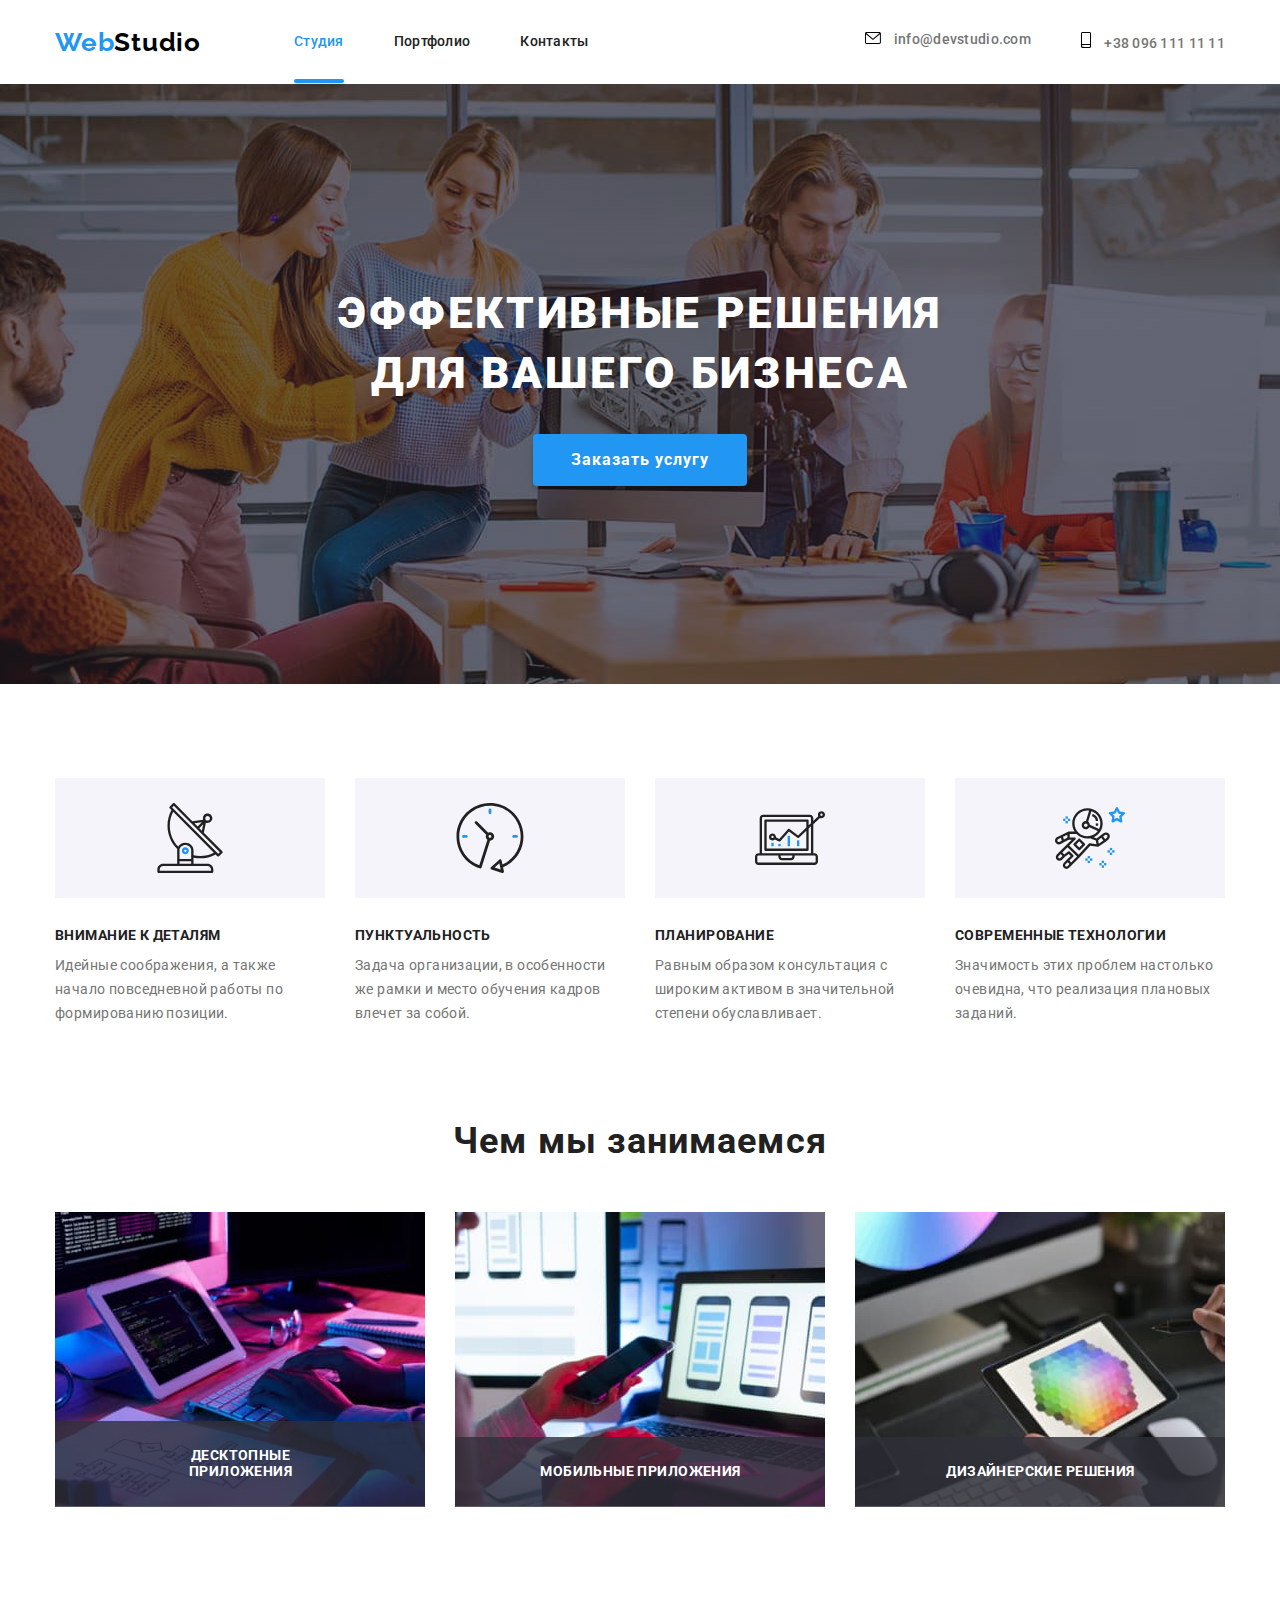
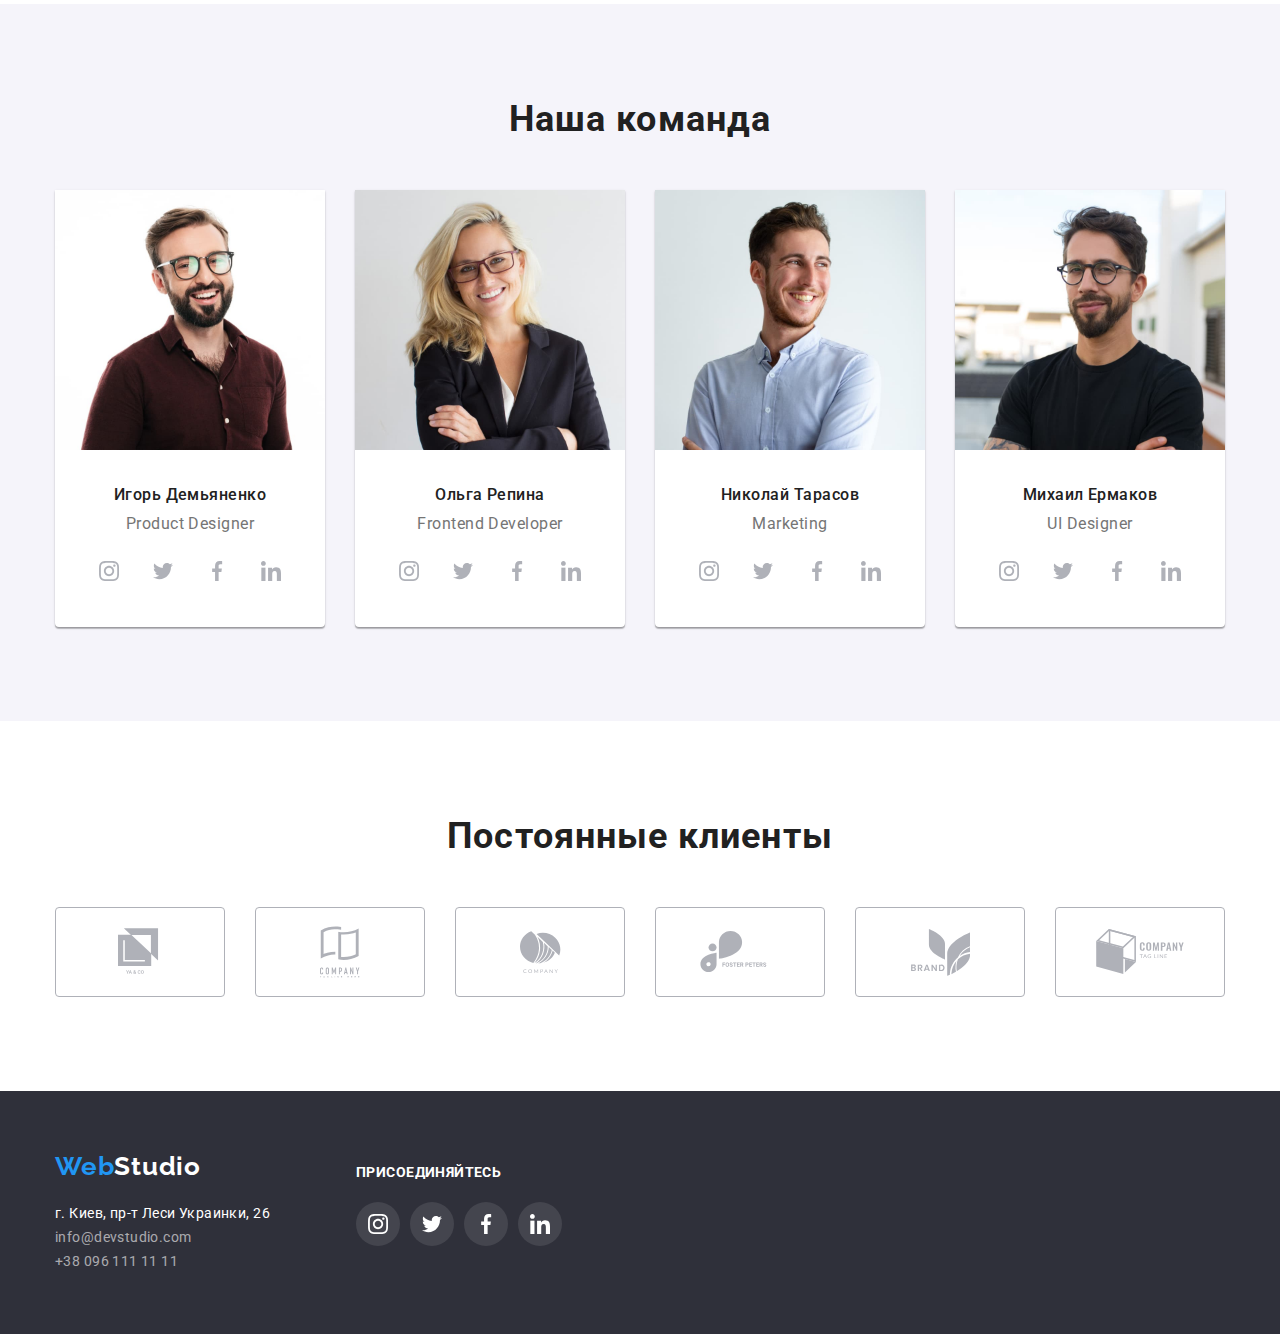
<file: index.html>
<!DOCTYPE html>
<html lang="ru">
  <head>
    <meta charset="UTF-8" />
    <meta name="viewport" content="width=device-width, initial-scale=1.0" />
    <title>Главная</title>
    <link rel="preconnect" href="https://fonts.gstatic.com" />
    <link
      href="https://fonts.googleapis.com/css2?family=Raleway:wght@700&family=Roboto:wght@400;500;700;900&display=swap"
      rel="stylesheet"
    />
    <link
      rel="stylesheet"
      href="https://cdnjs.cloudflare.com/ajax/libs/modern-normalize/1.0.0/modern-normalize.min.css"
    />
    <link rel="stylesheet" href="./css/styles.css" />
  </head>
  <body>
    <header>
      <div class="container header">
        <nav class="page-navi">
          <!-- логотип -->
          <a class="logo" href="./index.html"
            ><span class="logo-start">Web</span>Studio</a
          >

          <!-- Головна навігація -->

          <ul class="menu">
            <li class="item">
              <a class="page-nav-link current" href="./index.html">Студия</a>
            </li>
            <li class="item">
              <a class="page-nav-link" href="./portfolio.html">Портфолио</a>
            </li>
            <li class="item"><a class="page-nav-link" href="">Контакты</a></li>
          </ul>
        </nav>

        <ul class="contact">
          <li class="item">
            <a class="contact-link" href="mailto:info@devstudio.com"
              ><svg class="ico-cont" width="16" height="12">
                <use href="./images/icon.svg#envelope"></use>
              </svg>
              info@devstudio.com</a
            >
          </li>

          <li class="item">
            <a class="contact-link" href="tel:+380961111111"
              ><svg class="ico-cont" width="10" height="16">
                <use href="./images/icon.svg#smartphone"></use>
              </svg>
              +38 096 111 11 11</a
            >
          </li>
        </ul>
      </div>
    </header>

    <main>
      <!-- Основний текст сайту -->
      <section class="hero overlay">
        <div class="container">
          <h1 class="title">
            Эффективные решения<br />
            для вашего бизнеса
          </h1>

          <button class="hero-btn" type="button" data-modal-open>
            <span class="text">Заказать услугу</span>
          </button>
        </div>
      </section>

      <!-- Особливості вебстудії -->
      <section class="special">
        <div class="container">
          <ul class="list-special">
            <li class="item">
              <div class="spec-container">
                <svg class="icon">
                  <use href="./images/icon.svg#antenna"></use>
                </svg>
              </div>
              <h3 class="special-title">Внимание к деталям</h3>
              <p class="special-text">
                Идейные соображения, а также начало повседневной работы по
                формированию позиции.
              </p>
            </li>

            <li class="item">
              <div class="spec-container">
                <svg class="icon">
                  <use href="./images/icon.svg#clock"></use>
                </svg>
              </div>
              <h3 class="special-title">Пунктуальность</h3>
              <p class="special-text">
                Задача организации, в особенности же рамки и место обучения
                кадров влечет за собой.
              </p>
            </li>

            <li class="item">
              <div class="spec-container">
                <svg class="icon">
                  <use href="./images/icon.svg#diagram"></use>
                </svg>
              </div>
              <h3 class="special-title">Планирование</h3>
              <p class="special-text">
                Равным образом консультация с широким активом в значительной
                степени обуславливает.
              </p>
            </li>

            <li class="item">
              <div class="spec-container">
                <svg class="icon">
                  <use href="./images/icon.svg#astronaut"></use>
                </svg>
              </div>
              <h3 class="special-title">Современные технологии</h3>
              <p class="special-text">
                Значимость этих проблем настолько очевидна, что реализация
                плановых заданий.
              </p>
            </li>
          </ul>
        </div>
      </section>

      <!-- Чим ми займаємось -->
      <section class="doings">
        <div class="container">
          <h2 class="doings-title">Чем мы занимаемся</h2>

          <ul class="doing-list">
            <li class="item">
              <img
                src="./images/todo1.jpg"
                alt="Людина працює за компом"
                width="370"
              />
              <div class="thumb">
                <p class="label">Десктопные приложения</p>
              </div>
            </li>
            <li class="item">
              <img
                src="./images/todo2.jpg"
                alt="Людина з телефоном у руці за ноутом"
                width="370"
              />
              <div class="thumb">
                <p class="label">Мобильные приложения</p>
              </div>
            </li>
            <li class="item">
              <img
                src="./images/todo3.jpg"
                alt="Людина з планшетом у руці"
                width="370"
              />
              <div class="thumb">
                <p class="label">Дизайнерские решения</p>
              </div>
            </li>
          </ul>
        </div>
      </section>

      <!-- Наша команда  -->
      <section class="team">
        <div class="container">
          <h2 class="team-title">Наша команда</h2>

          <ul class="team-list">
            <li class="item">
              <img
                src="./images/igor.jpg"
                alt="фото чоловіка Игорь Демьяненко"
                width="270"
              />
              <h3 class="item-title">Игорь Демьяненко</h3>
              <p class="item-text">Product Designer</p>
              <div class="social-team">
                <ul class="social-list">
                  <li class="item-soc">
                    <a class="social-link" href="">
                      <svg class="social-icons">
                        <use href="./images/icon.svg#instagram1"></use>
                      </svg>
                    </a>
                  </li>
                  <li class="item-soc">
                    <a class="social-link" href="">
                      <svg class="social-icons">
                        <use href="./images/icon.svg#twitter1"></use>
                      </svg>
                    </a>
                  </li>
                  <li class="item-soc">
                    <a class="social-link" href="">
                      <svg class="social-icons">
                        <use href="./images/icon.svg#facebook1"></use>
                      </svg>
                    </a>
                  </li>
                  <li class="item-soc">
                    <a class="social-link" href="">
                      <svg class="social-icons">
                        <use href="./images/icon.svg#linkedin1"></use>
                      </svg>
                    </a>
                  </li>
                </ul>
              </div>
            </li>

            <li class="item">
              <img
                src="./images/olga.jpg"
                alt="фото жінки Ольга Репина"
                width="270"
              />
              <h3 class="item-title">Ольга Репина</h3>
              <p class="item-text">Frontend Developer</p>
              <div class="social-team">
                <ul class="social-list">
                  <li class="item-soc">
                    <a class="social-link" href="">
                      <svg class="social-icons">
                        <use href="./images/icon.svg#instagram1"></use>
                      </svg>
                    </a>
                  </li>
                  <li class="item-soc">
                    <a class="social-link" href="">
                      <svg class="social-icons">
                        <use href="./images/icon.svg#twitter1"></use>
                      </svg>
                    </a>
                  </li>
                  <li class="item-soc">
                    <a class="social-link" href="">
                      <svg class="social-icons">
                        <use href="./images/icon.svg#facebook1"></use>
                      </svg>
                    </a>
                  </li>
                  <li class="item-soc">
                    <a class="social-link" href="">
                      <svg class="social-icons">
                        <use href="./images/icon.svg#linkedin1"></use>
                      </svg>
                    </a>
                  </li>
                </ul>
              </div>
            </li>

            <li class="item">
              <img
                src="./images/nick.jpg"
                alt="фото чоловіка Николай Тарасов"
                width="270"
              />
              <h3 class="item-title">Николай Тарасов</h3>
              <p class="item-text">Marketing</p>
              <div class="social-team">
                <ul class="social-list">
                  <li class="item-soc">
                    <a class="social-link" href="">
                      <svg class="social-icons">
                        <use href="./images/icon.svg#instagram1"></use>
                      </svg>
                    </a>
                  </li>
                  <li class="item-soc">
                    <a class="social-link" href="">
                      <svg class="social-icons">
                        <use href="./images/icon.svg#twitter1"></use>
                      </svg>
                    </a>
                  </li>
                  <li class="item-soc">
                    <a class="social-link" href="">
                      <svg class="social-icons">
                        <use href="./images/icon.svg#facebook1"></use>
                      </svg>
                    </a>
                  </li>
                  <li class="item-soc">
                    <a class="social-link" href="">
                      <svg class="social-icons">
                        <use href="./images/icon.svg#linkedin1"></use>
                      </svg>
                    </a>
                  </li>
                </ul>
              </div>
            </li>

            <li class="item">
              <img
                src="./images/misha.jpg"
                alt="фото чоловіка Михаил Ермаков"
                width="270"
              />
              <h3 class="item-title">Михаил Ермаков</h3>
              <p class="item-text">UI Designer</p>
              <div class="social-team">
                <ul class="social-list">
                  <li class="item-soc">
                    <a class="social-link" href="">
                      <svg class="social-icons">
                        <use href="./images/icon.svg#instagram1"></use>
                      </svg>
                    </a>
                  </li>
                  <li class="item-soc">
                    <a class="social-link" href="">
                      <svg class="social-icons">
                        <use href="./images/icon.svg#twitter1"></use>
                      </svg>
                    </a>
                  </li>
                  <li class="item-soc">
                    <a class="social-link" href="">
                      <svg class="social-icons">
                        <use href="./images/icon.svg#facebook1"></use>
                      </svg>
                    </a>
                  </li>
                  <li class="item-soc">
                    <a class="social-link" href="">
                      <svg class="social-icons">
                        <use href="./images/icon.svg#linkedin1"></use>
                      </svg>
                    </a>
                  </li>
                </ul>
              </div>
            </li>
          </ul>
        </div>
      </section>

      <!-- Наші клієнти -->
      <section class="customers">
        <div class="container">
          <h2 class="customers-title">Постоянные клиенты</h2>

          <ul class="customers-list">
            <li class="item">
              <a class="link active" href="">
                <svg class="icons active" width="44.27" height="49.23">
                  <use href="./images/icon.svg#logo1"></use>
                </svg>
              </a>
            </li>
            <li class="item">
              <a class="link active" href="">
                <svg class="icons active" width="40" height="52">
                  <use href="./images/icon.svg#logo2"></use>
                </svg>
              </a>
            </li>
            <li class="item">
              <a class="link active" href="">
                <svg class="icons active" width="41" height="42.6">
                  <use href="./images/icon.svg#logo3"></use>
                </svg>
              </a>
            </li>
            <li class="item">
              <a class="link active" href="">
                <svg class="icons active" width="79.66" height="42.02">
                  <use href="./images/icon.svg#logo4"></use>
                </svg>
              </a>
            </li>
            <li class="item">
              <a class="link active" href="">
                <svg class="icons active" width="59" height="47">
                  <use href="./images/icon.svg#logo5"></use>
                </svg>
              </a>
            </li>
            <li class="item">
              <a class="link active" href="">
                <svg class="icons active" width="88.48" height="45.44">
                  <use href="./images/icon.svg#logo6"></use>
                </svg>
              </a>
            </li>
          </ul>
        </div>
      </section>
    </main>

    <!-- Підвал  -->
    <footer class="footer">
      <div class="container foot">
        <div class="foot-line">
          <div class="address-container">
            <a class="logo-footer" href=""
              ><span class="logo-start">Web</span>Studio</a
            >
            <address class="footer-address">
              <p>г. Киев, пр-т Леси Украинки, 26</p>
              <p>
                <a class="footer-address-link" href="mailto:info@devstudio.com"
                  >info@devstudio.com</a
                >
              </p>
              <p>
                <a class="footer-address-link" href="tel:+380961111111"
                  >+38 096 111 11 11</a
                >
              </p>
            </address>
          </div>

          <div class="social">
            <div class="social-span">
              <span class="social-title">присоединяйтесь</span>
            </div>
            <div class="ul-social">
              <ul class="social-list">
                <li class="item">
                  <a class="social-link" href="">
                    <svg class="social-icon">
                      <use href="./images/icon.svg#instagram1"></use>
                    </svg>
                  </a>
                </li>
                <li class="item">
                  <a class="social-link" href="">
                    <svg class="social-icon">
                      <use href="./images/icon.svg#twitter1"></use>
                    </svg>
                  </a>
                </li>
                <li class="item">
                  <a class="social-link" href="">
                    <svg class="social-icon">
                      <use href="./images/icon.svg#facebook1"></use>
                    </svg>
                  </a>
                </li>
                <li class="item">
                  <a class="social-link" href="">
                    <svg class="social-icon">
                      <use href="./images/icon.svg#linkedin1"></use>
                    </svg>
                  </a>
                </li>
              </ul>
            </div>
          </div>
        </div>
      </div>
    </footer>

    <!-- Модальне вікно -->
    <div class="backdrop is-hidden" data-modal>
      <div class="modal">
        <button class="modal-button" data-modal-close>✖</button>
      </div>
    </div>

    <script src="./js/modal.js"></script>
  </body>
</html>
</file>
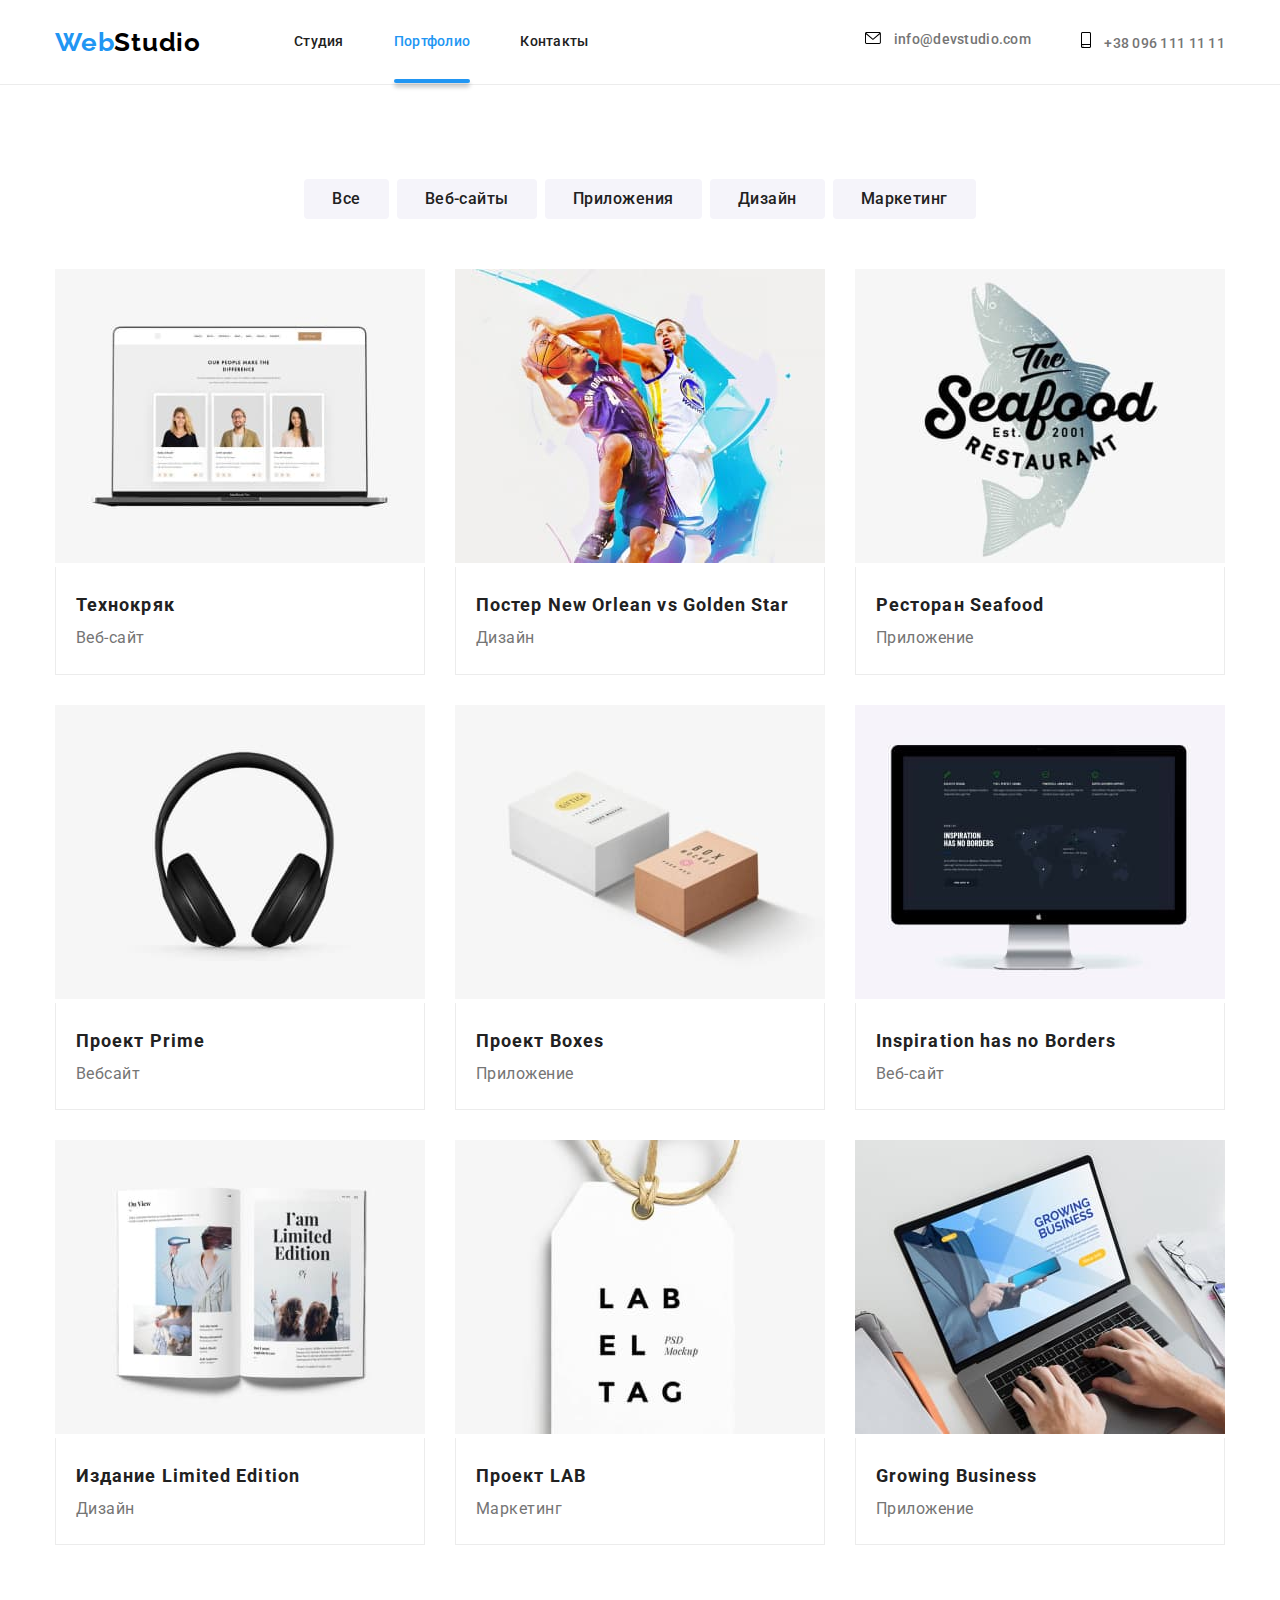
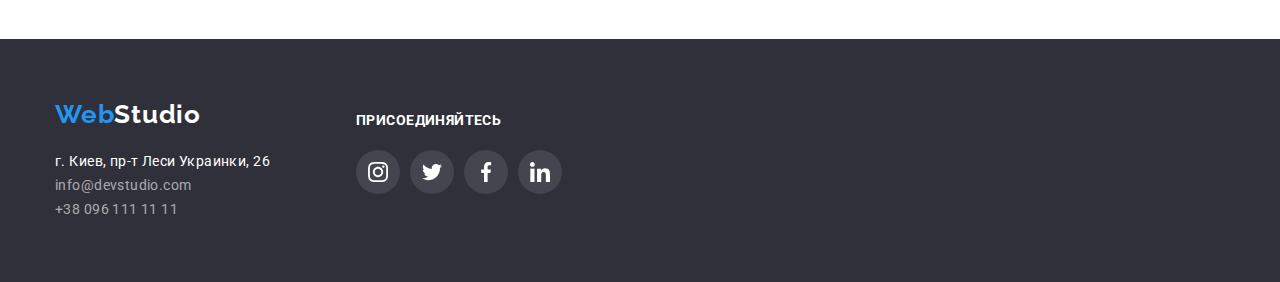
<file: portfolio.html>
<!DOCTYPE html>
<html lang="ru">
  <head>
    <meta charset="UTF-8" />
    <meta name="viewport" content="width=device-width, initial-scale=1.0" />
    <title>Портфолио</title>
    <link rel="preconnect" href="https://fonts.gstatic.com" />
    <link
      href="https://fonts.googleapis.com/css2?family=Raleway:wght@700&family=Roboto:wght@400;500;700;900&display=swap"
      rel="stylesheet"
    />
    <link
      rel="stylesheet"
      href="https://cdnjs.cloudflare.com/ajax/libs/modern-normalize/1.0.0/modern-normalize.min.css"
    />
    <link rel="stylesheet" href="./css/styles.css" />
  </head>
  <body class="page">
    <!-- хедер однаковий -->
    <header class="line">
      <div class="container header">
        <nav class="page-navi">
          <!-- логотип -->
          <a class="logo" href="./index.html"
            ><span class="logo-start">Web</span>Studio</a
          >

          <!-- Головна навігація -->

          <ul class="menu">
            <li class="item">
              <a class="page-nav-link" href="./index.html">Студия</a>
            </li>
            <li class="item">
              <a class="page-nav-link current" href="./portfolio.html"
                >Портфолио</a
              >
            </li>
            <li class="item"><a class="page-nav-link" href="">Контакты</a></li>
          </ul>
        </nav>

        <ul class="contact">
          <li class="item">
            <a class="contact-link" href="mailto:info@devstudio.com"
              ><svg class="ico-cont" width="16" height="12">
                <use href="./images/icon.svg#envelope"></use>
              </svg>
              info@devstudio.com</a
            >
          </li>

          <li class="item">
            <a class="contact-link" href="tel:+380961111111"
              ><svg class="ico-cont" width="10" height="16">
                <use href="./images/icon.svg#smartphone"></use>
              </svg>
              +38 096 111 11 11</a
            >
          </li>
        </ul>
      </div>
    </header>

    <!-- навігація між проектами -->
    <main>
      <h1 class="visually-hidden">Портфолио</h1>
      <section class="portfolio">
        <div class="container">
          <h2 class="visually-hidden">Навигация</h2>
          <ul class="filter-list">
            <li class="filter-item">
              <button class="filter-btn" type="button">
                <span class="btn-text">Все</span>
              </button>
            </li>
            <li class="filter-item">
              <button class="filter-btn" type="button">
                <span class="btn-text">Веб-сайты</span>
              </button>
            </li>
            <li class="filter-item">
              <button class="filter-btn" type="button">
                <span class="btn-text">Приложения</span>
              </button>
            </li>
            <li class="filter-item">
              <button class="filter-btn" type="button">
                <span class="btn-text">Дизайн</span>
              </button>
            </li>
            <li class="filter-item">
              <button class="filter-btn" type="button">
                <span class="btn-text">Маркетинг</span>
              </button>
            </li>
          </ul>

          <!-- приклади робіт -->

          <h2 class="visually-hidden">Примеры работ</h2>

          <ul class="examples-list">
            <li class="examples-item">
                     <a class="examples-link" href="#">
                 <div class="over-container">
                  <img
                    src="./images/tehnocrack.jpg"
                    alt="відкритий ноутбук"
                    width="370"
                  />
                  <div class="over-portfolio">
                    <p class="over-text">
                      Технокряк это современная площадка распространения
                      коронавируса. Компании используют эту платформу для
                      цифрового шпионажа и атак на защищённые сервера
                      конкурентов.
                    </p>
                  </div>
                </div>
                <div class="carts">
                  <h3 class="link-title">Технокряк</h3>
                  <p class="link-text">Веб-сайт</p>
                </div>
              </a>
            </li>

            <li class="examples-item">
              <a class="examples-link" href="">
                <div class="over-container">
                  <img
                    src="./images/design.jpg"
                    alt="баскетболісти боряться за м'яч"
                    width="370"
                  />
                  <div class="over-portfolio">
                    <p class="over-text">
                      Технокряк это современная площадка распространения
                      коронавируса. Компании используют эту платформу для
                      цифрового шпионажа и атак на защищённые сервера
                      конкурентов.
                    </p>
                  </div>
                </div>
                <div class="carts">
                  <h3 class="link-title">Постер New Orlean vs Golden Star</h3>
                  <p class="link-text">Дизайн</p>
                </div>
              </a>
            </li>

            <li class="examples-item">
              <a class="examples-link" href="">
                <div class="over-container">
                  <img
                    src="./images/app.jpg"
                    alt="логотип ресторану"
                    width="370"
                  />
                  <div class="over-portfolio">
                    <p class="over-text">
                      Технокряк это современная площадка распространения
                      коронавируса. Компании используют эту платформу для
                      цифрового шпионажа и атак на защищённые сервера
                      конкурентов.
                    </p>
                  </div>
                </div>
                <div class="carts">
                  <h3 class="link-title">Ресторан Seafood</h3>
                  <p class="link-text">Приложение</p>
                </div>
              </a>
            </li>

            <li class="examples-item">
              <a class="examples-link" href="">
                <div class="over-container">
                  <img
                    src="./images/headphone.jpg"
                    alt="навушники"
                    width="370"
                  />
                  <div class="over-portfolio">
                    <p class="over-text">
                      Технокряк это современная площадка распространения
                      коронавируса. Компании используют эту платформу для
                      цифрового шпионажа и атак на защищённые сервера
                      конкурентов.
                    </p>
                  </div>
                </div>

                <div class="carts">
                  <h3 class="link-title">Проект Prime</h3>
                  <p class="link-text">Вебсайт</p>
                </div>
              </a>
            </li>

            <li class="examples-item">
              <a class="examples-link" href="">
               <div class="over-container">
                  <img
                    src="./images/boxes.jpg"
                    alt="дві коробки, жовта і біла"
                    width="370"
                  />
                  <div class="over-portfolio">
                    <p class="over-text">
                      Технокряк это современная площадка распространения
                      коронавируса. Компании используют эту платформу для
                      цифрового шпионажа и атак на защищённые сервера
                      конкурентов.
                    </p>
                  </div>
                </div>
                <div class="carts">
                  <h3 class="link-title">Проект Boxes</h3>
                  <p class="link-text">Приложение</p>
                </div>
              </a>
            </li>

            <li class="examples-item">
              <a class="examples-link" href="">
                <div class="over-container">
                    <img src="./images/imac.jpg" alt="аймак" width="370" />
                  <div class="over-portfolio">
                    <p class="over-text">
                      Технокряк это современная площадка распространения
                      коронавируса. Компании используют эту платформу для
                      цифрового шпионажа и атак на защищённые сервера
                      конкурентов.
                    </p>
                  </div>
                </div>
                <div class="carts">
                  <h3 class="link-title">Inspiration has no Borders</h3>
                  <p class="link-text">Веб-сайт</p>
                </div>
              </a>
            </li>

            <li class="examples-item">
              <a class="examples-link" href="">
                <div class="over-container">
                  <img
                    src="./images/book.jpg"
                    alt="відкрита книга"
                    width="370"
                  />
                  <div class="over-portfolio">
                    <p class="over-text">
                      Технокряк это современная площадка распространения
                      коронавируса. Компании используют эту платформу для
                      цифрового шпионажа и атак на защищённые сервера
                      конкурентов.
                    </p>
                  </div>
                </div>
                <div class="carts">
                  <h3 class="link-title">Издание Limited Edition</h3>
                  <p class="link-text">Дизайн</p>
                </div>
              </a>
            </li>

            <li class="examples-item">
              <d class="examples-link" href="">
                <div class="over-container">
                <img src="./images/lab.jpg" alt="етикетка" width="370" />
                <div class="over-portfolio">
                  <p class="over-text">
                    Технокряк это современная площадка распространения
                    коронавируса. Компании используют эту платформу для
                    цифрового шпионажа и атак на защищённые сервера конкурентов.
                  </p>
                </div>
                </div>
                <div class="carts">
                  <h3 class="link-title">Проект LAB</h3>
                  <p class="link-text">Маркетинг</p>
                </div>
              </a>
            </li>

            <li class="examples-item">
              <a class="examples-link" href="">
                <div class="over-container">
                <img
                  src="./images/macbook.jpg"
                  alt="відкритий макбук"
                  width="370"
                />
                <div class="over-portfolio">
                  <p class="over-text">
                    Технокряк это современная площадка распространения
                    коронавируса. Компании используют эту платформу для
                    цифрового шпионажа и атак на защищённые сервера конкурентов.
                  </p>
                </div>
                </div>
                <div class="carts">
                  <h3 class="link-title">Growing Business</h3>
                  <p class="link-text">Приложение</p>
                </div>
              </a>
            </li>
          </ul>
        </div>
      </section>
    </main>

    <!-- Підвал  -->
    <footer class="footer">
      <div class="container foot">
        <div class="foot-line">
          <div class="address-container">
            <a class="logo-footer" href=""
              ><span class="logo-start">Web</span>Studio</a
            >
            <address class="footer-address">
              <p>г. Киев, пр-т Леси Украинки, 26</p>
              <p>
                <a class="footer-address-link" href="mailto:info@devstudio.com"
                  >info@devstudio.com</a
                >
              </p>
              <p>
                <a class="footer-address-link" href="tel:+380961111111"
                  >+38 096 111 11 11</a
                >
              </p>
            </address>
          </div>

          <div class="social">
            <div class="social-span">
              <span class="social-title">присоединяйтесь</span>
            </div>
            <div class="ul-social">
              <ul class="social-list">
                <li class="item">
                  <a class="social-link" href="">
                    <svg class="social-icon">
                      <use href="./images/icon.svg#instagram1"></use>
                    </svg>
                  </a>
                </li>
                <li class="item">
                  <a class="social-link" href="">
                    <svg class="social-icon">
                      <use href="./images/icon.svg#twitter1"></use>
                    </svg>
                  </a>
                </li>
                <li class="item">
                  <a class="social-link" href="">
                    <svg class="social-icon">
                      <use href="./images/icon.svg#facebook1"></use>
                    </svg>
                  </a>
                </li>
                <li class="item">
                  <a class="social-link" href="">
                    <svg class="social-icon">
                      <use href="./images/icon.svg#linkedin1"></use>
                    </svg>
                  </a>
                </li>
              </ul>
            </div>
          </div>
        </div>
      </div>
    </footer>
  </body>
</html>
</file>
<file: css/styles.css>
:root {
  --acent-color: #2196f3;
  --background-color: #ffffff;
}

/* *!ГЛАВНАЯ */
body {
  font-family: Roboto, sans-serif;
}

.container {
  margin-left: auto;
  margin-right: auto;
  width: 1200px;
  padding-left: 15px;
  padding-right: 15px;
  /* outline: 1px solid red; */
}

ul {
  padding: 0;
  margin: 0;
  list-style-type: none;
}
h2,
h3,
h4,
h5,
h6,
p {
  padding: 0;
  margin: 0;
}

.list {
  margin: 0;
  padding: 0;
}

.visually-hidden {
  position: absolute;
  clip: rect(0 0 0 0);
  width: 1;
  height: 1;
  margin: -1px;
}

/* *!Хедер  */

.line {
  border-bottom: 1px solid #ececec;
}

.container.header {
  display: flex;
  justify-content: space-between;
}

.page-navi {
  display: flex;
  align-items: center;

  background-color: var(--background-color);
  font-weight: 500;
  font-size: 14px;
  line-height: 1.14;
  letter-spacing: 0.02em;
  color: #212121;
}

.menu {
  display: flex;
}

.menu .item:not(:last-child) {
  margin-right: 50px;
}

.logo {
  margin-right: 93px;

  font-family: Raleway;
  color: #000000;
  font-weight: 700;
  font-size: 26px;
  line-height: 1.19;
  letter-spacing: 0.03em;
  text-decoration: none;
}

.logo-start {
  color: var(--acent-color);
}

.page-nav-link {
  position: relative;

  bottom: 0;
  transition-property: color;
  transition: 250ms;
  transition-timing-function: cubic-bezier(0.4, 0, 0.2, 1);

  display: block;
  padding-top: 32px;
  padding-bottom: 32px;

  text-decoration: none;
  color: #212121;
}

.page-nav-link.current {
  color: var(--acent-color);
}

.contact {
  display: flex;

  font-weight: 500;
  font-size: 14px;
  line-height: 1.14;
  letter-spacing: 0.02em;
}

.contact .item:not(:last-child) {
  margin-right: 50px;
}

.contact-link {
  display: block;
  padding-top: 32px;
  padding-bottom: 32px;

  color: #757575;
  text-decoration: none;
}

.ico-cont {
  margin-right: 10px;
}

.page-nav-link:hover,
.page-nav-link:focus,
.contact-link:hover,
.contact-link:focus {
  color: var(--acent-color);
  fill: #2196f3;
}

/* .page-nav-link.current::after {
  content: '';
  position: absolute;
  left: 0;
  bottom: -2px;
  display: block;
  width: 100%;
  height: 4px;
  background-color: var(--accent-color);
  border-radius: 2px;
} */

.menu .page-nav-link.current {
  position: relative;

  text-decoration: none;
}

.page-nav-link.current::after {
  position: absolute;
  bottom: -1px;
  content: '';

  display: block;
  width: 100%;
  height: 4px;

  border-radius: 2px;
  box-shadow: 0px 4px 4px rgba(0, 0, 0, 0.25);
  background-color: #2196f3;
}

/* *!Футер */
.footer {
  padding-top: 60px;
  padding-bottom: 60px;

  background-color: #2f303a;
}

.foot-line {
  display: flex;
}

.logo-footer {
  display: block;
  margin-bottom: 20px;

  font-family: Raleway;
  font-weight: 700;
  font-size: 26px;
  line-height: 1.19;
  letter-spacing: 0.03em;
  text-decoration: none;
  color: var(--background-color);
}

.footer-address {
  display: block;
  width: 231px;
  font-style: normal;
  font-size: 14px;
  line-height: 1.71;
  letter-spacing: 0.03em;
  color: var(--background-color);
}

.footer-address a {
  display: flex;

  color: rgba(255, 255, 255, 0.6);
  text-decoration: none;
}

.social {
  margin-top: 12px;
  margin-left: 70px;
  align-content: flex-start;
}

.ul-social {
  margin-top: 20px;
}

.social-title {
  font-weight: 700;
  font-size: 14px;
  line-height: 16px;
  letter-spacing: 0.03em;
  text-transform: uppercase;

  color: #ffffff;
}

.social-list {
  display: flex;
  align-items: center;
}

.social-link {
  display: block;
  width: 44px;
  height: 44px;

  border-radius: 50%;
  background-color: rgba(255, 255, 255, 0.1);
}

.social-link:hover,
.social-link:focus,
.social-icon:hover,
.social-icon:focus {
  background-color: var(--acent-color);
}

.social-icon {
  width: 20px;
  height: 20px;
  margin: 12px;
  fill: #ffffff;
}

.social-list .item:not(:last-child) {
  margin-right: 10px;
}

/* *!Герой */
.hero {
  padding-bottom: 200px;
  padding-top: 200px;

  background-color: #c4c4c4;
  text-align: center;
}

.hero .title {
  margin-top: 0;
  margin-bottom: 30px;

  font-weight: 900;
  font-size: 44px;
  line-height: 1.36;

  letter-spacing: 0.06em;
  color: var(--background-color);
  text-transform: uppercase;
}

.hero-btn {
  border: 0;
  border-radius: 4px;

  background: var(--acent-color);
  box-shadow: 0px 4px 4px rgba(0, 0, 0, 0.15);
  border-radius: 4px;
  cursor: pointer;
}

.hero-btn > .text {
  display: block;
  margin-left: 32px;
  margin-right: 32px;
  margin-top: 10px;
  margin-bottom: 10px;

  font-family: Roboto;
  font-weight: 700;
  font-size: 16px;
  line-height: 1.88;
  align-items: center;
  text-align: center;
  letter-spacing: 0.06em;
  color: var(--background-color);
}

.overlay {
  max-width: 1600px;
  height: 600px;
  margin-left: auto;
  margin-right: auto;

  background-position: center;
  background-image: linear-gradient(
      rgba(47, 48, 58, 0.4),
      rgba(47, 48, 58, 0.4)
    ),
    url(../images/hero.jpg);
}

/**! *Особливості */
.special {
  padding-top: 94px;
  padding-bottom: 94px;

  background-color: var(--background-color);
}

.list-special {
  display: flex;
}

.list-special .item:not(:last-child) {
  margin-right: 30px;
}

.spec-container {
  margin-bottom: 30px;
  display: block;
  width: 270px;
  height: 120px;
  background: #f5f4fa;
}

.spec-container .icon {
  width: 70px;
  height: 70px;
  margin-top: 25px;
  margin-right: 100px;
  margin-bottom: 25px;
  margin-left: 100px;
}

.special-title {
  padding-bottom: 10px;

  font-weight: 700;
  font-size: 14px;
  line-height: 1.14;
  letter-spacing: 0.03em;
  color: #212121;
  text-transform: uppercase;
}

.special-text {
  font-size: 14px;
  line-height: 1.71;
  letter-spacing: 0.03em;
  color: #757575;
}

/**! *Чим займаємось */

.doings {
  padding-bottom: 94px;
}

.doing-list {
  display: flex;
}

.doing-list .item:not(:last-child) {
  margin-right: 30px;
}

.doing-list .item {
  position: relative;
}

.doings-title {
  margin-bottom: 50px;

  font-weight: 700;
  font-size: 36px;
  line-height: 1.17;
  text-align: center;
  letter-spacing: 0.03em;
  color: #212121;
}

.thumb {
  position: absolute;
  bottom: 3.5px;
  margin: 0;
  width: 100%;
  background-color: rgba(47, 48, 58, 0.8);
}
.thumb > .label {
  margin: 0;
  padding: 27px 82px 27px 83px;
  font-weight: 700;
  font-size: 14px;
  line-height: 1.14;
  text-align: center;
  letter-spacing: 0.03em;
  text-transform: uppercase;
  text-align: center;
  color: #ffffff;
}

/**! *Наша команда */
.team {
  padding-bottom: 94px;
  padding-top: 94px;

  background-color: #f5f4fa;
}

.team-list {
  display: flex;
}

.team-list .item {
  max-width: 270px;
  background-color: #fff;
  box-shadow: 0px 1px 3px rgba(0, 0, 0, 0.12), 0px 1px 1px rgba(0, 0, 0, 0.14),
    0px 2px 1px rgba(0, 0, 0, 0.2);
  border-radius: 0px 0px 4px 4px;
}

.team-list .item:not(:last-child) {
  margin-right: 30px;
}

.team-title {
  margin-bottom: 50px;

  font-weight: 700;
  font-size: 36px;
  line-height: 1.17;
  text-align: center;
  letter-spacing: 0.03em;
  color: #212121;
}

.item .item-title {
  margin-top: 30px;
  margin-bottom: 10px;

  font-weight: 500;
  font-size: 16px;
  line-height: 1.19;
  letter-spacing: 0.03em;
  text-align: center;
  color: #212121;
}

.item .item-text {
  font-weight: 400;
  font-size: 16px;
  line-height: 1.19;
  letter-spacing: 0.03em;
  text-align: center;
  color: #757575;
}
.social-team .social-list {
  display: flex;
  margin-left: 32px;
  margin-top: 16px;
  margin-bottom: 30px;
  margin-right: 32px;
}

.social-link {
  display: inline-block;
  width: 44px;
  height: 44px;

  color: #afb1b8;

  border-radius: 50%;
}

.social-link:hover,
.social-link:focus {
  background-color: var(--acent-color);
  color: #fff;
}

.social-icons {
  width: 20px;
  height: 20px;
  margin: 12px;
  fill: currentColor;
}

.item-soc:not(:last-child) {
  margin-right: 10px;
}

/**! *Постійні клієнти */

.customers {
  padding-top: 94px;
  padding-bottom: 94px;
}

.customers-list {
  display: flex;
}
.customers-title {
  margin-bottom: 50px;

  font-style: normal;
  font-weight: 700;
  font-size: 36px;
  line-height: 42px;
  text-align: center;
  letter-spacing: 0.03em;

  color: #212121;
}

.customers-list .item:not(:last-child) {
  margin-right: 30px;
}

.customers-list .link {
  display: flex;
  justify-content: center;
  align-items: center;
  padding: 0;
  width: 170px;
  height: 90px;
  border-radius: 4px;
  border: 1px solid #afb1b8;
  fill: #afb1b8;
}

.link.active:hover,
.link.active:focus {
  border-color: var(--acent-color);
  fill: var(--acent-color);
}

/* *!ПОРТФОЛИО */

.portfolio {
  padding-top: 94px;
  padding-bottom: 94px;
}

/* *фільтр */
.filter-list {
  display: flex;
  justify-content: center;

  margin-bottom: 50px;
}

.filter-list .filter-item:not(:last-child) {
  margin-right: 8px;
}

.filter-btn {
  border: 0;
  border-radius: 4px;

  cursor: pointer;

  background-color: #f5f4fa;
  font-weight: 500;
  font-size: 16px;
  line-height: 1.63;
  letter-spacing: 0.03em;
  color: #212121;
}

.btn-text {
  display: block;
  margin-top: 6px;
  margin-bottom: 6px;
  margin-left: 22px;
  margin-right: 22px;
}

.filter-item > .btn-text {
  font-family: Roboto;
  font-weight: 500;
  font-size: 16px;
  line-height: 1.63;
  text-align: center;
  letter-spacing: 0.03em;
}

.filter-btn:hover,
.filter-btn:focus {
  background-color: var(--acent-color);
  color: var(--background-color);
  cursor: pointer;
  border: none;
  transform: translateY(-0.15em);
  transition: color 0.25s, background-color 0.25s;

  box-shadow: 0px 3px 1px rgba(0, 0, 0, 0.1), 0px 1px 2px rgba(0, 0, 0, 0.08),
    0px 2px 2px rgba(0, 0, 0, 0.12);
}

/* *приклади робіт */

.examples-list {
  display: flex;
  flex-wrap: wrap;
  margin-left: -30px;
  margin-top: -30px;
}

.examples-item {
  margin-left: 30px;
  margin-top: 30px;
  flex-basis: calc(100% / 3 - 30px);
}

.examples-link:hover,
.examples-link:focus {
  box-shadow: 0px 1px 1px rgba(0, 0, 0, 0.12), 0px 4px 4px rgba(0, 0, 0, 0.06),
    1px 4px 6px rgba(0, 0, 0, 0.16);
}

.carts {
  padding-top: 20px;
  padding-right: 24px;
  padding-bottom: 20px;
  padding-left: 20px;

  border-bottom: 1px solid #ececec;
  border-left: 1px solid #ececec;
  border-right: 1px solid #ececec;
}

.examples-link {
  display: block;
  text-decoration: none;
}

.examples-item .link-title {
  font-weight: 700;
  font-size: 18px;
  line-height: 2;
  letter-spacing: 0.06em;
  color: #212121;
}

.examples-item .link-text {
  font-size: 16px;
  line-height: 1.88;
  letter-spacing: 0.03em;
  color: #757575;
}

.over-container {
  position: relative;
  overflow: hidden;
}

.over-portfolio {
  width: 100%;
  height: 100%;
  background-color: rgba(33, 150, 243, 0.9);
  position: absolute;
  top: 0;
  left: 0;
  transform: translateY(100%);
  transition: 250ms ease;
  transition: transform 1s cubic-bezier(0.4, 0, 0.2, 1);
}

.over-text {
  margin: 0;
  padding: 63px 24px;
  font-family: Roboto;
  font-style: normal;
  font-weight: normal;
  font-size: 18px;
  line-height: 1.55;
  color: #ffffff;
}

.examples-link:hover .over-portfolio {
  transform: translatex(0);
}

.examples-link:focus .over-portfolio {
  transform: translatex(0);
}

.backdrop {
  position: fixed;
  top: 0;
  left: 0;
  width: 100%;
  height: 100%;
  background: rgba(0, 0, 0, 0.2);
  opacity: 1;
  transition: opacity 250ms cubic-bezier(0.4, 0, 0.2, 1);
}
.backdrop.is-hidden {
  opacity: 0;
  pointer-events: none;
}
.modal {
  position: absolute;
  top: 50%;
  left: 50%;
  width: 528px;
  height: 581px;
  background-color: #ffffff;
  transform: translate(-50%, -50%) scale(1);
  transition: transform 250ms cubic-bezier(0.4, 0, 0.2, 1);
}
.modal-button {
  position: absolute;
  top: 8px;
  right: 8px;
  display: flex;
  justify-content: center;
  align-items: center;
  margin: 0;
  padding: 0;
  width: 30px;
  height: 30px;
  border: 1px solid rgba(0, 0, 0, 0.1);
  border-radius: 50%;
  cursor: pointer;
}
</file>
